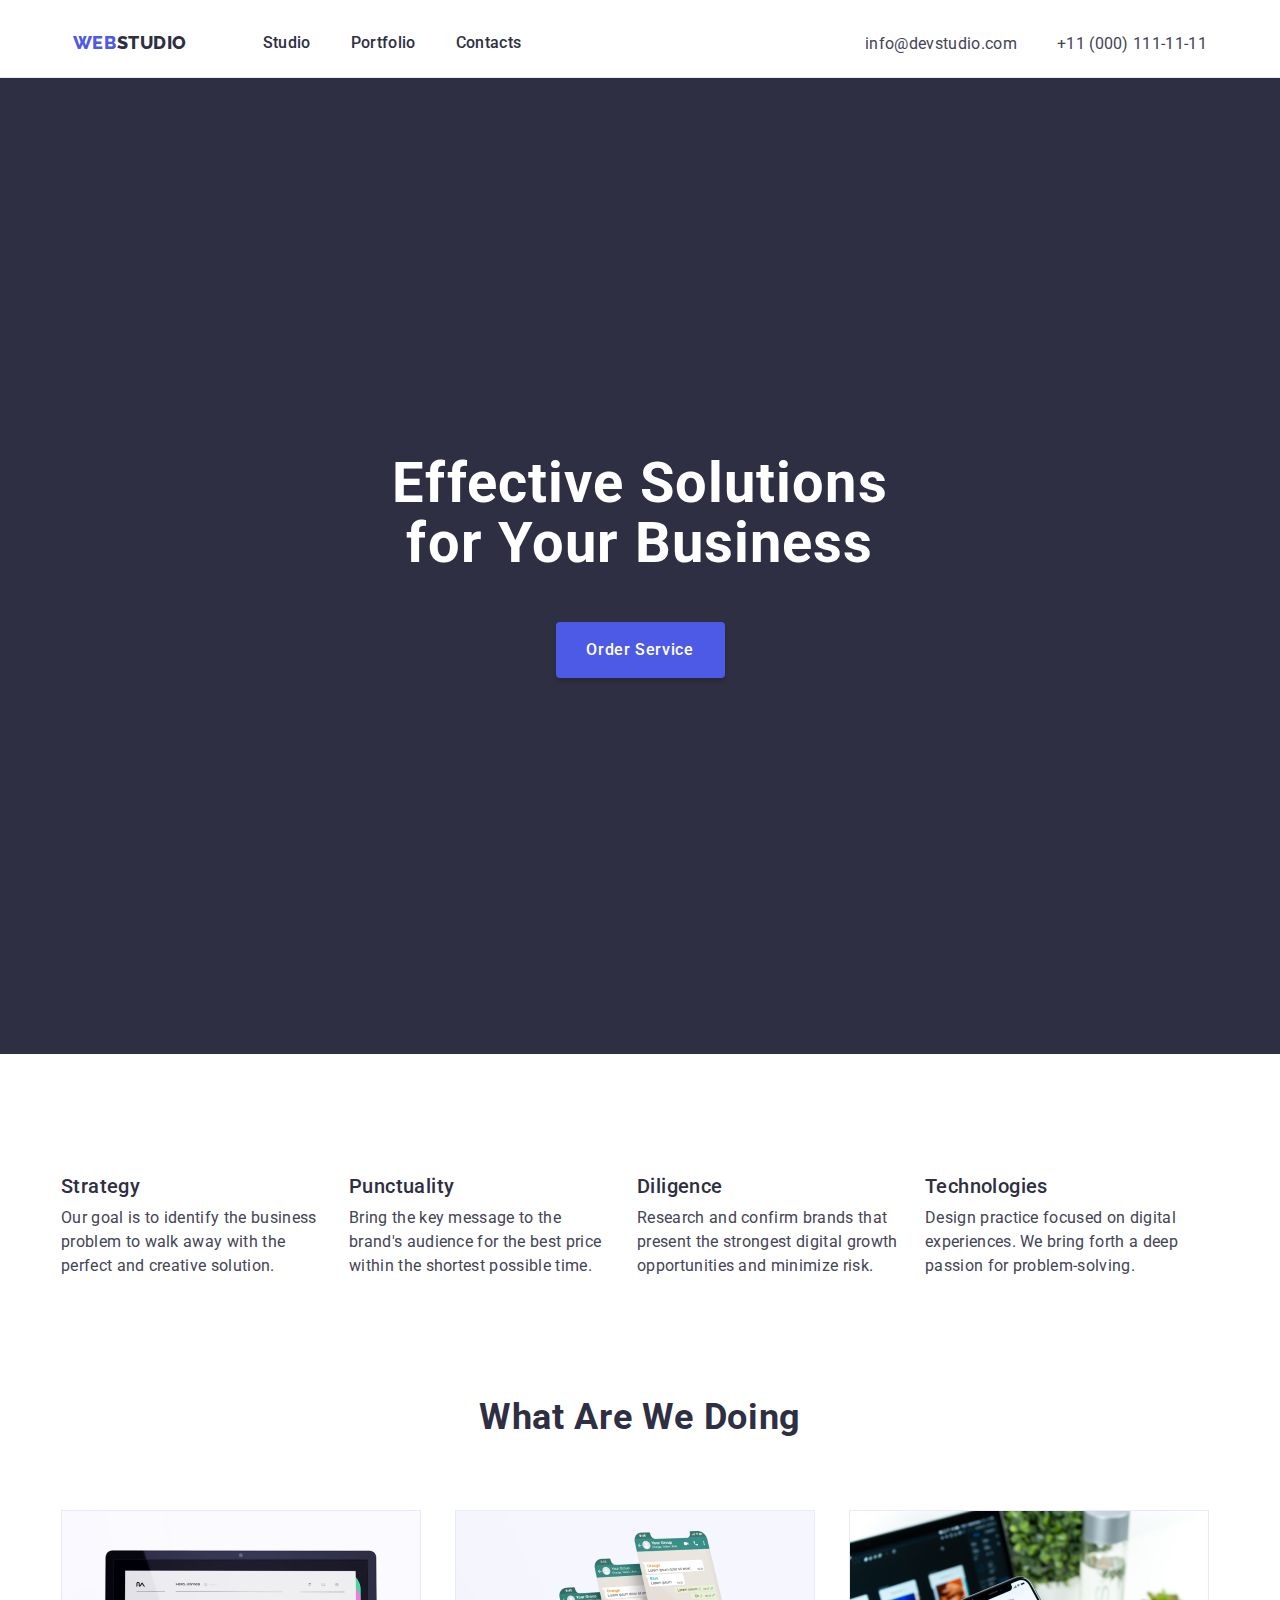
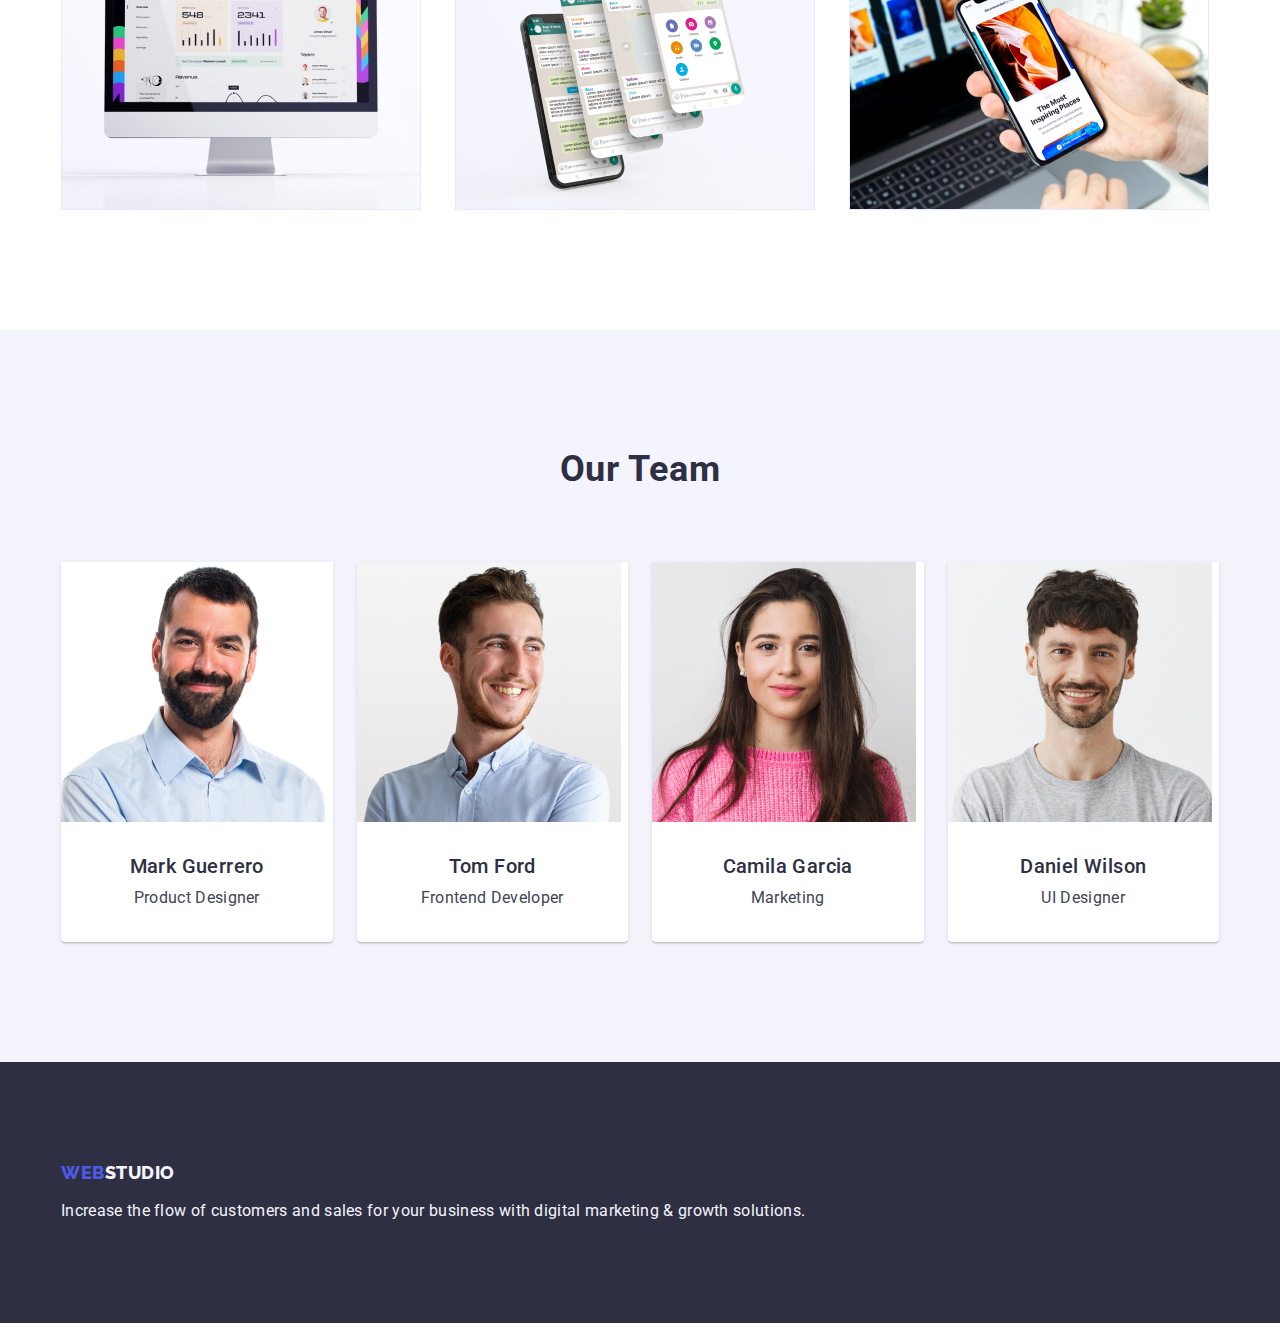
<file: index.html>
<!DOCTYPE html>
<html lang="en">
  <head>
    <meta charset="UTF-8" />
    <meta http-equiv="X-UA-Compatible" content="IE=edge" />
    <meta name="viewport" content="width=device-width, initial-scale=1.0" />

    <link rel="preconnect" href="https://fonts.googleapis.com" />
    <link rel="preconnect" href="https://fonts.gstatic.com" crossorigin />
    <link
      href="https://fonts.googleapis.com/css2?family=Montserrat:wght@400;700&family=Raleway:wght@800&family=Roboto:wght@400;500;700;900&family=Tangerine:wght@700&display=swap"
      rel="stylesheet"
    />

    <link rel="preconnect" href="https://fonts.googleapis.com" />
    <link rel="preconnect" href="https://fonts.gstatic.com" crossorigin />
    <link
      href="https://fonts.googleapis.com/css2?family=Montserrat:wght@400;700&family=Raleway:wght@800&family=Tangerine:wght@700&display=swap"
      rel="stylesheet"
    />

    <link
      rel="stylesheet"
      href="https://cdnjs.cloudflare.com/ajax/libs/modern-normalize/2.0.0/modern-normalize.min.css"
      integrity="sha512-4xo8blKMVCiXpTaLzQSLSw3KFOVPWhm/TRtuPVc4WG6kUgjH6J03IBuG7JZPkcWMxJ5huwaBpOpnwYElP/m6wg=="
      crossorigin="anonymous"
      referrerpolicy="no-referrer"
    />
    <link rel="stylesheet" href="./css/styles.css" />

    <title>Document</title>
  </head>
  <body>
    <!--Header  page-->
    <div class="page-container">
      <header class="blue-line">
        <div class="container direction-header">
          <nav class="nav-menu">
            <a class="site-nav header-logo link" href="./index.html">
              Web<span class="logo-span">Studio</span>
            </a>

            <ul class="list benefits">
              <li><a class="link color" href="./index.html">Studio</a></li>
              <li><a class="link color" href="./portfolio.html">Portfolio</a></li>
              <li><a class="link color" href="">Contacts</a></li>
            </ul>
          </nav>
          <address class="address">
            <ul class="list benefits">
              <li
                ><a class="link addlink" href="mailto:info@devstudio.com">info@devstudio.com</a></li
              >
              <li><a class="link addlink" href="tel:+110001111111">+11 (000) 111-11-11</a></li>
            </ul>
          </address>
        </div>
      </header>

      <!--Main page-->
      <main>
        <!--Effective Solutions
        for Your Business-->
        <section class="section-main">
          <div class="container direction-title">
            <h1 class="main-title"
              >Effective Solutions <br />
              for Your Business</h1
            >
            <button class="main-button" type="button">Order Service</button>
          </div>
        </section>
        <!--features-->
        <section class="section-description">
          <div class="container">
            <h2 class="visually-hidden">features</h2>
            <ul class="list description">
              <li class="test">
                <h3 class="title-name desc">Strategy</h3>
                <p class="text-description"
                  >Our goal is to identify the business problem to walk away with the perfect and
                  creative solution.</p
                >
              </li>
              <li class="test">
                <h3 class="title-name desc">Punctuality</h3>
                <p class="text-description"
                  >Bring the key message to the brand's audience for the best price within the
                  shortest possible time.</p
                >
              </li>
              <li class="test">
                <h3 class="title-name desc">Diligence</h3>
                <p class="text-description"
                  >Research and confirm brands that present the strongest digital growth
                  opportunities and minimize risk.</p
                >
              </li>
              <li class="test">
                <h3 class="title-name desc">Technologies</h3>
                <p class="text-description"
                  >Design practice focused on digital experiences. We bring forth a deep passion for
                  problem-solving.</p
                >
              </li>
            </ul>
          </div>
        </section>

        <!--What are we doing-->
        <section class="section-wedoing">
          <div class="container position">
            <h2 class="title-subject wedoing">What are we doing</h2>
            <ul class="list description">
              <li class="wedoing-item">
                <img
                  class="picture"
                  src="./images/monitor.jpg"
                  alt="monitor"
                  width="360"
                  height="300"
                />
              </li>
              <li class="wedoing-item">
                <img
                  class="picture"
                  src="./images/screens.jpg"
                  alt="screens"
                  width="360"
                  height="300"
                />
              </li>
              <li class="wedoing-item">
                <img
                  class="picture"
                  src="./images/smartphone.jpg"
                  alt="smartphone"
                  width="360"
                  height="300"
                />
              </li>
            </ul>
          </div>
        </section>

        <!--Our Team-->
        <section class="sec-ourteam">
          <div class="container position">
            <h2 class="title-subject wedoing">Our Team</h2>
            <ul class="list description">
              <li class="list-ourteam">
                <img
                  class="picture"
                  src="./images/mark.jpg"
                  alt="Mark Guerrero"
                  width="264"
                  height="260"
                /><div class="name-ocupation">
                  <h3 class="title-name team">Mark Guerrero</h3>
                  <p class="text-description ourteam">Product Designer</p>
                </div>
              </li>
              <li class="list-ourteam">
                <img
                  class="picture"
                  src="./images/tom.jpg"
                  alt="Tom Ford"
                  width="264"
                  height="260"
                /><div class="name-ocupation">
                  <h3 class="title-name team">Tom Ford</h3>
                  <p class="text-description ourteam">Frontend Developer</p>
                </div>
              </li>
              <li class="list-ourteam">
                <img
                  class="picture"
                  src="./images/camila.jpg"
                  alt="Camila Garcia"
                  width="264"
                  height="260"
                /><div class="name-ocupation">
                  <h3 class="title-name team">Camila Garcia</h3>
                  <p class="text-description ourteam">Marketing</p>
                </div>
              </li>
              <li class="list-ourteam">
                <img
                  class="picture"
                  src="./images/daniel.jpg"
                  alt="Daniel Wilson"
                  width="264"
                  height="260"
                /><div class="name-ocupation">
                  <h3 class="title-name team">Daniel Wilson</h3>
                  <p class="text-description ourteam">UI Designer</p>
                </div>
              </li>
            </ul>
          </div>
        </section>
      </main>

      <!--Footer page-->
      <footer class="footer">
        <div class="container">
          <a href="./index.html" class="footer-logo link">
            Web<span class="logo-span-foot">Studio</span>
          </a>
          <p class="footer-text"
            >Increase the flow of customers and sales for your business with digital marketing &
            growth solutions.</p
          >
        </div>
      </footer>
    </div>
  </body>
</html>
</file>
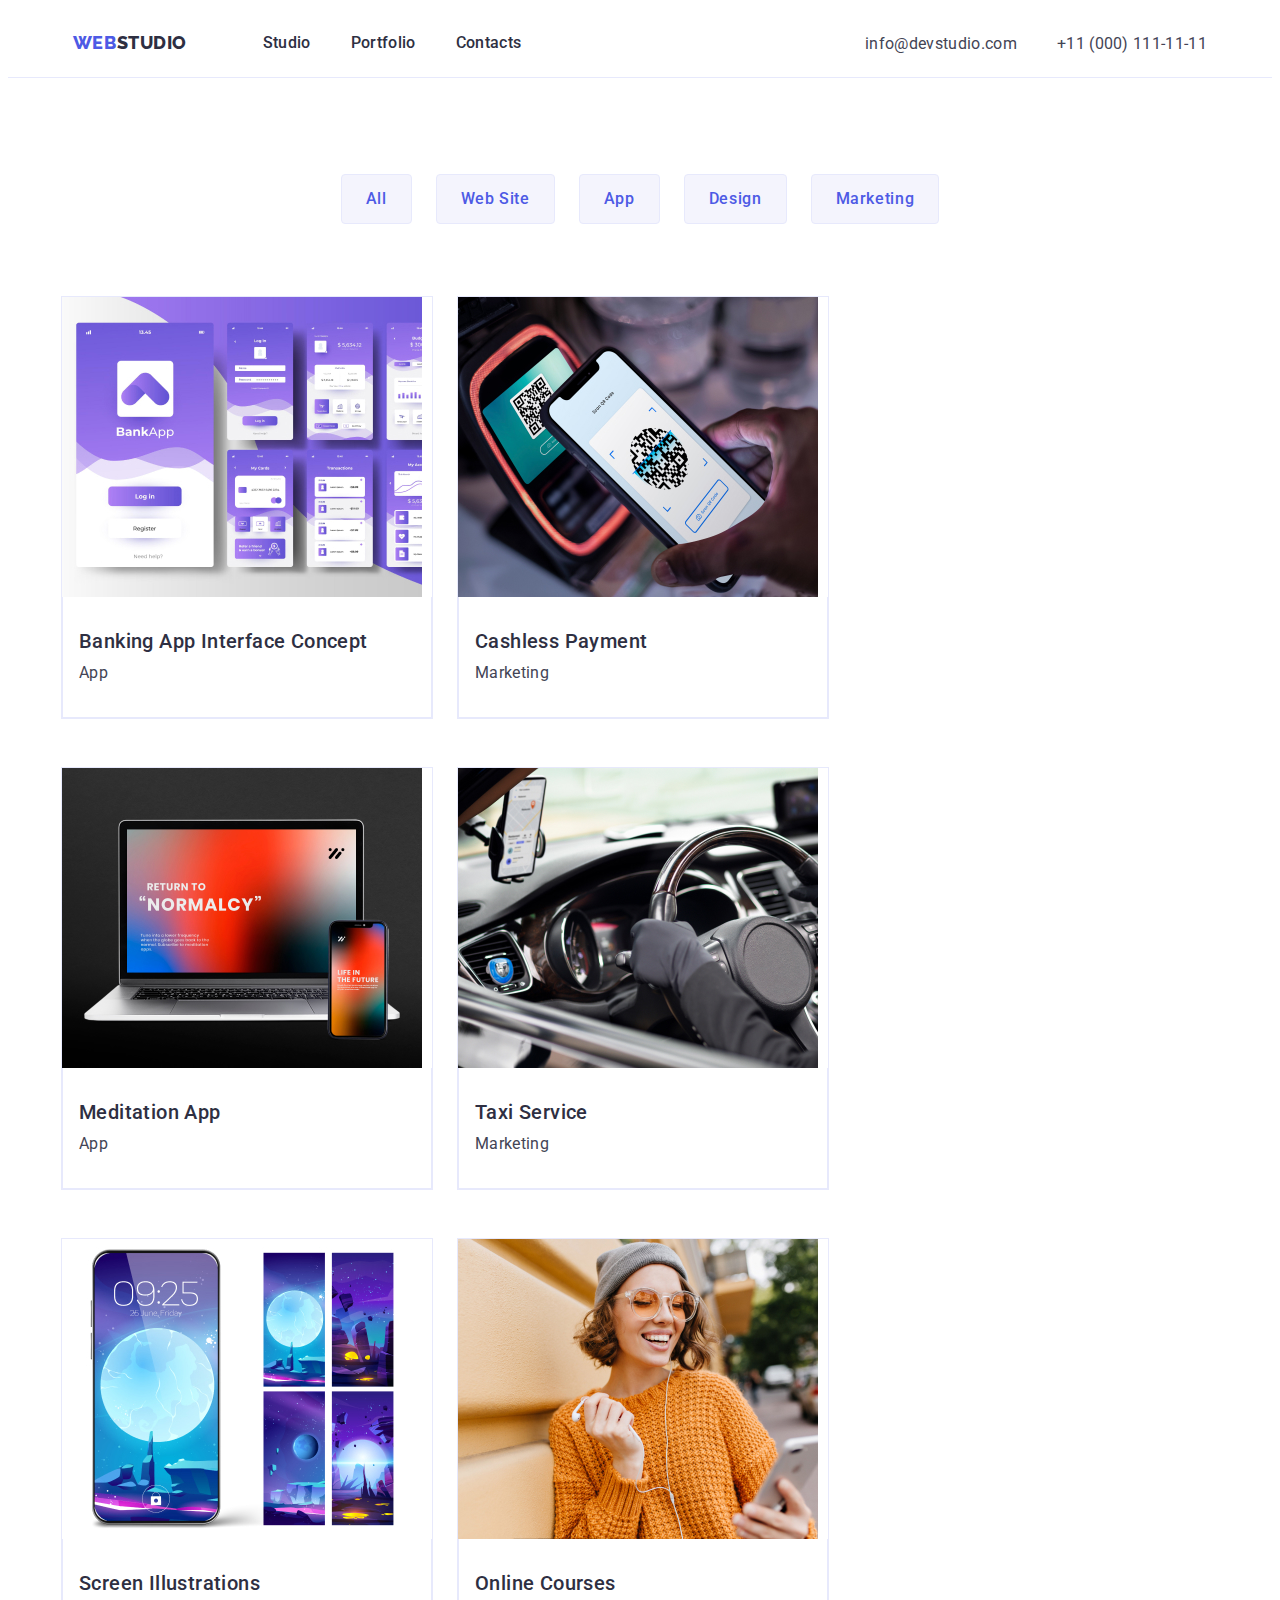
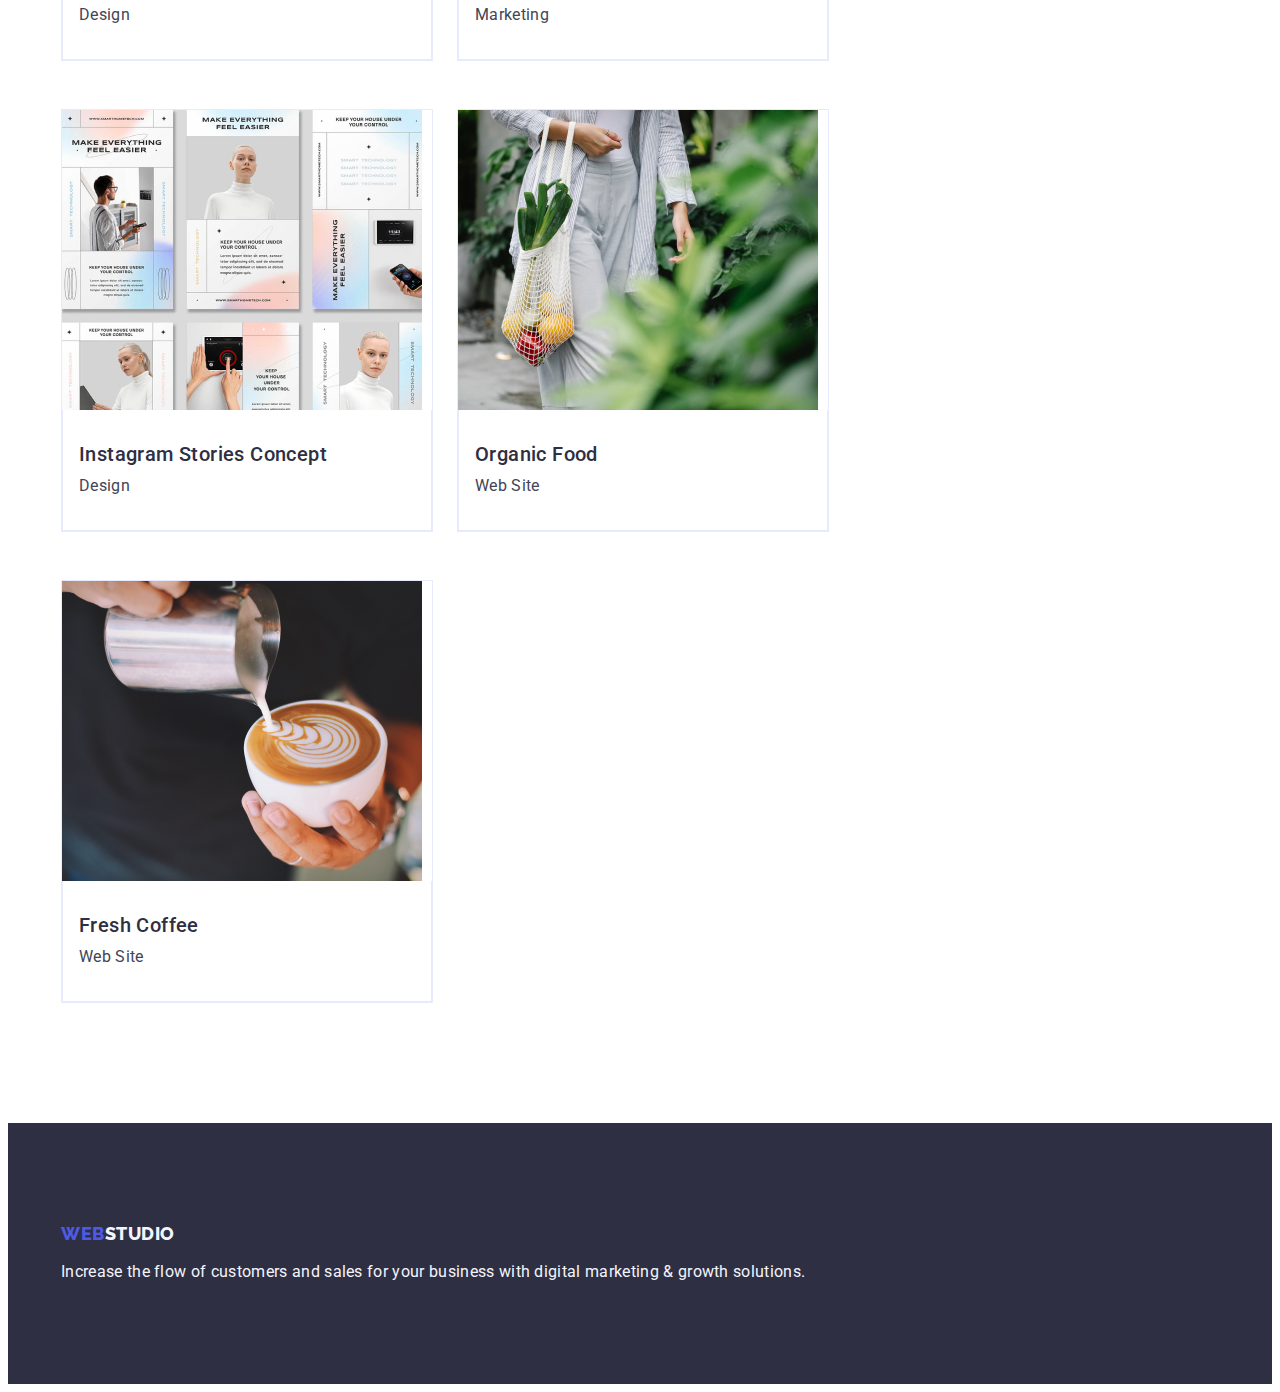
<file: portfolio.html>
<!DOCTYPE html>
<html lang="en">
  <head>
    <meta charset="UTF-8" />
    <meta http-equiv="X-UA-Compatible" content="IE=edge" />
    <meta name="viewport" content="width=device-width, initial-scale=1.0" />

    <link rel="preconnect" href="https://fonts.googleapis.com" />
    <link rel="preconnect" href="https://fonts.gstatic.com" crossorigin />
    <link
      href="https://fonts.googleapis.com/css2?family=Montserrat:wght@400;700&family=Raleway:wght@800&family=Roboto:wght@400;500;700;900&family=Tangerine:wght@700&display=swap"
      rel="stylesheet"
    />

    <link rel="preconnect" href="https://fonts.googleapis.com" />
    <link rel="preconnect" href="https://fonts.gstatic.com" crossorigin />
    <link
      href="https://fonts.googleapis.com/css2?family=Montserrat:wght@400;700&family=Raleway:wght@800&family=Tangerine:wght@700&display=swap"
      rel="stylesheet"
    />

    <link
      rel="stylesheet"
      href="https://cdnjs.cloudflare.com/ajax/libs/modern-normalize/2.0.0/modern-normalize.min.css"
      integrity="sha512-4xo8blKMVCiXpTaLzQSLSw3KFOVPWhm/TRtuPVc4WG6kUgjH6J03IBuG7JZPkcWMxJ5huwaBpOpnwYElP/m6wg=="
      crossorigin="anonymous"
      referrerpolicy="no-referrer"
    />
    <link rel="stylesheet" href="./css/styles.css" />

    <title>Document</title>
  </head>

  <body>
    <!--Header page-->
    <div class="page-container">
      <!--Main page-->
      <header class="blue-line">
        <div class="container direction-header">
          <nav class="nav-menu">
            <a class="site-nav header-logo link" href="./index.html">
              Web<span class="logo-span">Studio</span>
            </a>

            <ul class="list benefits">
              <li><a class="link color" href="./index.html">Studio</a></li>
              <li><a class="link color" href="./portfolio.html">Portfolio</a></li>
              <li><a class="link color" href="">Contacts</a></li>
            </ul>
          </nav>
          <address class="address">
            <ul class="list benefits">
              <li
                ><a class="link addlink" href="mailto:info@devstudio.com">info@devstudio.com</a></li
              >
              <li><a class="link addlink" href="tel:+110001111111">+11 (000) 111-11-11</a></li>
            </ul>
          </address>
        </div>
      </header>

      <main>
        <section class="portfolio-main">
          <div class="container route">
            <h1 class="visually-hidden">title h1</h1>

            <ul class="list description portfolio-nav">
              <li>
                <button class="menu-button" type="button">All</button>
              </li>
              <li>
                <button class="menu-button" type="button">Web Site</button>
              </li>
              <li>
                <button class="menu-button" type="button">App</button>
              </li>
              <li>
                <button class="menu-button" type="button">Design</button>
              </li>
              <li>
                <button class="menu-button" type="button">Marketing</button>
              </li>
            </ul>

            <!-- <div class="portfolio-chess"> -->
            <ul class="list description-range">
              <li class="box">
                <a class="link" href="">
                  <img
                    class="picture"
                    src="./images/imga.jpg"
                    alt="Banking App Interface Concept"
                    width="360"
                    height="300"
                  />
                  <div class="chess-wrap">
                    <h2 class="title-name header-portfolio">Banking App Interface Concept</h2>
                    <p class="text-description paragraph-portfolio">App</p>
                  </div>
                </a>
              </li>
              <li class="box">
                <a class="link" href="">
                  <img
                    class="picture"
                    src="./images/imgb.jpg"
                    alt="Cashless Payment"
                    width="360"
                    height="300"
                  />
                  <div class="chess-wrap">
                    <h2 class="title-name header-portfolio">Cashless Payment</h2>
                    <p class="text-description paragraph-portfolio">Marketing</p>
                  </div>
                </a>
              </li>
              <li class="box">
                <a class="link" href="">
                  <img
                    class="picture"
                    src="./images/imgc.jpg"
                    alt="Meditation App"
                    width="360"
                    height="300"
                  />
                  <div class="chess-wrap">
                    <h2 class="title-name header-portfolio">Meditation App</h2>
                    <p class="text-description paragraph-portfolio">App</p>
                  </div>
                </a>
              </li>
              <li class="box">
                <a class="link" href="">
                  <img
                    class="picture"
                    src="./images/imgd.jpg"
                    alt="Taxi Service"
                    width="360"
                    height="300"
                  />
                  <div class="chess-wrap">
                    <h2 class="title-name header-portfolio">Taxi Service</h2>
                    <p class="text-description paragraph-portfolio">Marketing</p>
                  </div>
                </a>
              </li>
              <li class="box">
                <a class="link" href="">
                  <img
                    class="picture"
                    src="./images/imge.jpg"
                    alt="Screen Illustrations"
                    width="360"
                    height="300"
                  />
                  <div class="chess-wrap">
                    <h2 class="title-name header-portfolio">Screen Illustrations</h2>
                    <p class="text-description paragraph-portfolio">Design</p>
                  </div>
                </a>
              </li>
              <li class="box">
                <a class="link" href="">
                  <img
                    class="picture"
                    src="./images/imgf.jpg"
                    alt="Online Courses"
                    width="360"
                    height="300"
                  />
                  <div class="chess-wrap">
                    <h2 class="title-name header-portfolio">Online Courses</h2>
                    <p class="text-description paragraph-portfolio">Marketing</p>
                  </div>
                </a>
              </li>
              <li class="box">
                <a class="link" href="">
                  <img
                    class="picture"
                    src="./images/imgl.jpg"
                    alt="Instagram Stories Concept"
                    width="360"
                    height="300"
                  />
                  <div class="chess-wrap">
                    <h2 class="title-name header-portfolio">Instagram Stories Concept</h2>
                    <p class="text-description paragraph-portfolio">Design</p>
                  </div>
                </a>
              </li>
              <li class="box">
                <a class="link" href="">
                  <img
                    class="picture"
                    src="./images/imgm.jpg"
                    alt="Organic Food"
                    width="360"
                    height="300"
                  />
                  <div class="chess-wrap">
                    <h2 class="title-name header-portfolio">Organic Food</h2>
                    <p class="text-description paragraph-portfolio">Web Site</p>
                  </div>
                </a>
              </li>
              <li class="box">
                <a class="link" href="">
                  <img
                    class="picture"
                    src="./images/imgk.jpg"
                    alt="Fresh Coffee"
                    width="360"
                    height="300"
                  />
                  <div class="chess-wrap">
                    <h2 class="title-name header-portfolio">Fresh Coffee</h2>
                    <p class="text-description paragraph-portfolio">Web Site</p>
                  </div>
                </a>
              </li>
            </ul>
            <!-- </div> -->
          </div>
        </section>
      </main>

      <!--Footer page-->
      <footer class="footer">
        <div class="container">
          <a href="./index.html" class="footer-logo link">
            Web<span class="logo-span-foot">Studio</span>
          </a>
          <p class="footer-text"
            >Increase the flow of customers and sales for your business with digital marketing &
            growth solutions.</p
          >
        </div>
      </footer>
    </div>
  </body>
</html>
</file>
<file: css/styles.css>
:root {
    --primary-font: 'Roboto', sans-serif;
    --between-letters: 0.02em;
    --titleh2-size: 36px;
    --titleh3-size: 20px;
    --textp-size: 16px;
    --heightp-line: 1.5;
    --heighth1-line: 1.07;
    --heighth2-line: 1.11;
    --heighth3-line: 1.2;
    --heightlogo-line: 1.17;
    --iris-color: #4D5AE5;
    --ocean-color: #404BBF;
    --navy-blue-color: #2E2F42;
    --green-color: #31D0AA;
    --slate-color: #434455;
    --light-slate-color: #8E8F99;
    --cornflower-color: #E7E9FC;
    --cloud-color: #F4F4FD;
    --white-color: #FFFFFF;
    --dairy-color: #FCFCFC;
}

body {
    font-family: "Roboto", sans-serif;
    font-family: var(--primary-font);
    font-family: 'Montserrat', sans-serif;
    font-family: 'Raleway', sans-serif;
    font-family: 'Tangerine', cursive;
    background: var(--white-color);
    letter-spacing: var(--between-letters);
    font-size: var(--titleh2-size);
    font-size: var(--titleh3-size);
    font-size: var(--textp-size);
    color: var(--cloud-color);
    color: var(--iris-color);
    color: var(--white-color);
    color: var(--ocean-color);
    color: var(--navy-blue-color);
    color: var(--slate-color);
    display: flex;    
    justify-content: center;   
}

h1,
h2,
h3,
h4,
h5,
h6,
p {
    margin-top: 0;
    margin-bottom: 0;
}

ul,
ol {
    margin-top: 0;
    margin-bottom: 0;
    padding-left: 0;
}

.logo-span {
    
    color: var(--navy-blue-color);
}

.footer-text {
    font-family: var(--primary-font);
    font-size: 16px;
    line-height: var(--heightp-line);
    letter-spacing: 0.02em;
    color: var(--cloud-color); 
}

.main-title {
    font-family: var(--primary-font);
    font-style: normal;
    font-weight: 700;
    font-size: 56px;
    line-height: var(--heighth1-line);
    text-align: center;
    letter-spacing: 0.02em;
    color: var(--white-color);
    padding-bottom: 48px;
    max-width: 496px;
}

.main-button {
    font-family: "Roboto", sans-serif;
    font-style: normal;
    font-weight: 500;
    font-size: var(--textp-size);
    line-height: var(--heightp-line);
    letter-spacing: 0.04em;
    color: var(--white-color);
    background: var(--iris-color); 
    cursor: pointer;
    min-width: 169px;
    height: 56px;
    border: none;
    box-shadow: 0px 4px 4px rgba(0, 0, 0, 0.15);
    border-radius: 4px;
    }

.main-button:hover {
    background: var(--ocean-color);
}

.main-button:focus {
    background-color: var(--ocean-color);
}

.title-name {
    font-family: var(--primary-font);
    font-style: normal;
    font-weight: 500;
    font-size: var(--titleh3-size);
    letter-spacing: var(--between-letters);
    color: var(--navy-blue-color);
    line-height: var(--heighth3-line);   
}

.desc {
    margin-bottom: 8px;
    text-align: left;
}

.team {
    text-align: center; 
    margin-bottom: 8px;
}

.text-description {
    font-family: var(--primary-font);
    font-size: var(--textp-size);
    line-height: var(--heightp-line);
    letter-spacing: var(--between-letters);
    color: var(--slate-color);
}

.ourteam {
    text-align: center;     
}

.title-subject {
    font-family: var(--primary-font);
    font-style: normal;
    font-weight: 700;
    font-size: var(--titleh2-size);
    line-height: var(--heighth2-line);
    text-align: center;
    letter-spacing: var(--between-letters);
    text-transform: capitalize;
    color: var(--navy-blue-color);  
}

.menu-button {
    background: var(--cloud-color);
    border: 1px solid var(--cornflower-color);
    font-family: "Roboto", sans-serif;
    font-style: normal;
    font-weight: 500;
    font-size: var(--textp-size);
    line-height: var(--heightp-line);
    text-align: center;
    letter-spacing: 0.04em;
    color: var(--iris-color);
    cursor: pointer;
    padding: 12px 24px;
    border-radius: 4px;  
}

.menu-button:hover {
    background-color: var(--ocean-color);
    color: var(--white-color);
    cursor: pointer;
    border: 1px solid transparent;
}

.menu-button:focus {
    color: var(--white-color);
    background-color: var(--ocean-color);
    border: 1px solid transparent;
}

.link:focus,
.link:hover {
    color: var(--ocean-color);
}

.color {
    color: var(--navy-blue-color);
    font-family: "Roboto";
    font-style: normal;
    font-weight: 500;
    line-height: var(--heightp-line);
    letter-spacing: 0.02em;
    padding: 24px 0 24px 0;
}

.addlink {
    font-family: 'Roboto';
    font-style: normal;
    font-weight: 400;
    font-size: 16px;
    line-height: var(--heightp-line);
    letter-spacing: 0.02em;
    color: var(--slate-color);
    padding: 24px 0 24px 0;
}

.sec-ourteam {
    background-color: var(--cloud-color);
    padding: 120px 0;  
}

.list-ourteam {   
    background-color: var(--white-color);
    background: var(--white-color);
    box-shadow: 0px 1px 6px rgba(46, 47, 66, 0.08), 0px 1px 1px rgba(46, 47, 66, 0.16), 0px 2px 1px rgba(46, 47, 66, 0.08);
    border-radius: 0px 0px 4px 4px;
    width: calc((100% - 72px) / 4);
}

.header-logo {
    margin-right: 76px;
    padding: 24px 0 24px 0;
}

.container {
    width: 1158px;
    margin: 0 auto;
    padding: 0 15px;  
}

.direction-title {
    display: flex;
    flex-direction: column;
    align-items: center;
    height: 600px;
    justify-content: center;
    padding: 188px 0 188px 0;
}

.direction-header {
    display: flex;
    align-items: baseline;
    justify-content: space-evenly;
    padding: 0 15px 0 15px;
}

.nav-menu {
    display: flex;
    align-items: center;
   padding-left: 0px; 
}

.list {
    display: flex;
    list-style: none; 
}

.address {
    padding-right: 0;
    font-style: normal;
    padding-left: 332px;
}

.section-main {
    width: 1440px;
    height: 600px;
    display: flex;
    flex-direction: column;
    background: var(--navy-blue-color);
    justify-content: center;
    align-items: center;  
    padding: 188px 0;
}

.footer {
    /* width: 1440px;
    height: 312px; */
    background: var(--navy-blue-color);
    /* display: flex;
    flex-direction: column; */
    padding: 100px 0;
}

.page-container {
    width: 1440px;
    height: 100%;
    display: flex;
    flex-direction: column;    
    font-family: "Roboto", sans-serif;
}

.benefits {
    display: flex;
    flex-wrap: wrap;
    gap: 40px;  
    padding-left: 0;
}

.description {
    display: flex;
    gap: 24px;
    padding: 0;
}

.description-range {
    display: flex;
    flex-wrap: wrap;
    row-gap: 48px;
    column-gap: 24px;
}

.test {
    width: 264px;
}

.position {
    flex-direction: column;
}

.portfolio-nav {
    display: flex; 
    justify-content: center;
    margin-bottom: 72px;
}

.box {
    width: calc((100% - 48px) / 3);
    border: 1px solid var(--cornflower-color);
}

.box-main {
    margin-bottom: 120px;
}

.header-portfolio {
    margin-bottom: 8px;
}

.blue-line {
    border-bottom: 1px solid var(--cornflower-color); 
}

.picture {
    display: block;
}

.section-description {
    padding: 120px 0;
}

 .visually-hidden {
     position: absolute;
     width: 1px;
     height: 1px;
     margin: -1px;
     border: 0;
     padding: 0;
     white-space: nowrap;
     clip-path: inset(100%);
     clip: rect(0 0 0 0);
     overflow: hidden;
 }

 .footer-link {
    display: inline-block;
    margin-bottom: 16px;
 }

 .section-wedoing {
    padding-bottom: 120px;
 }

 .wedoing { 
    margin-bottom: 72px;
 }

 .wedoing-item {
    width: calc((100% - 48px) / 3);
 }

 .name-ocupation {
    padding: 32px 16px;
 }
 
 .portfolio-main {
    padding-top: 96px;
    padding-bottom: 120px;
 }

 .chess-wrap {
    padding: 32px 16px;
    border: 1px solid var(--cornflower-color);
    border-top: none;
}

.route {
    display: flex;
    flex-direction: column;
}

.site-nav {
    font-family: "Raleway", sans-serif;
        font-style: normal;
        font-weight: 800;
        font-size: 18px;
        line-height: var(--heightlogo-line);
        letter-spacing: 0.03em;
        text-transform: uppercase;
        text-decoration: none;
        color: var(--iris-color);
}

 .footer-logo {
     font-family: "Raleway", sans-serif;
     font-style: normal;
     font-weight: 800;
     font-size: 18px;
     line-height: var(--heightlogo-line);
     letter-spacing: 0.03em;
     text-transform: uppercase;
     text-decoration: none;
    color: var(--iris-color);
     display: inline-block;
    margin-bottom: 16px;
 }

 .link { 
     text-decoration: none;
     --primary-font: 'Roboto', sans-serif;
 }

  .logo-span-foot {
    color: var(--cloud-color);
  }
</file>
